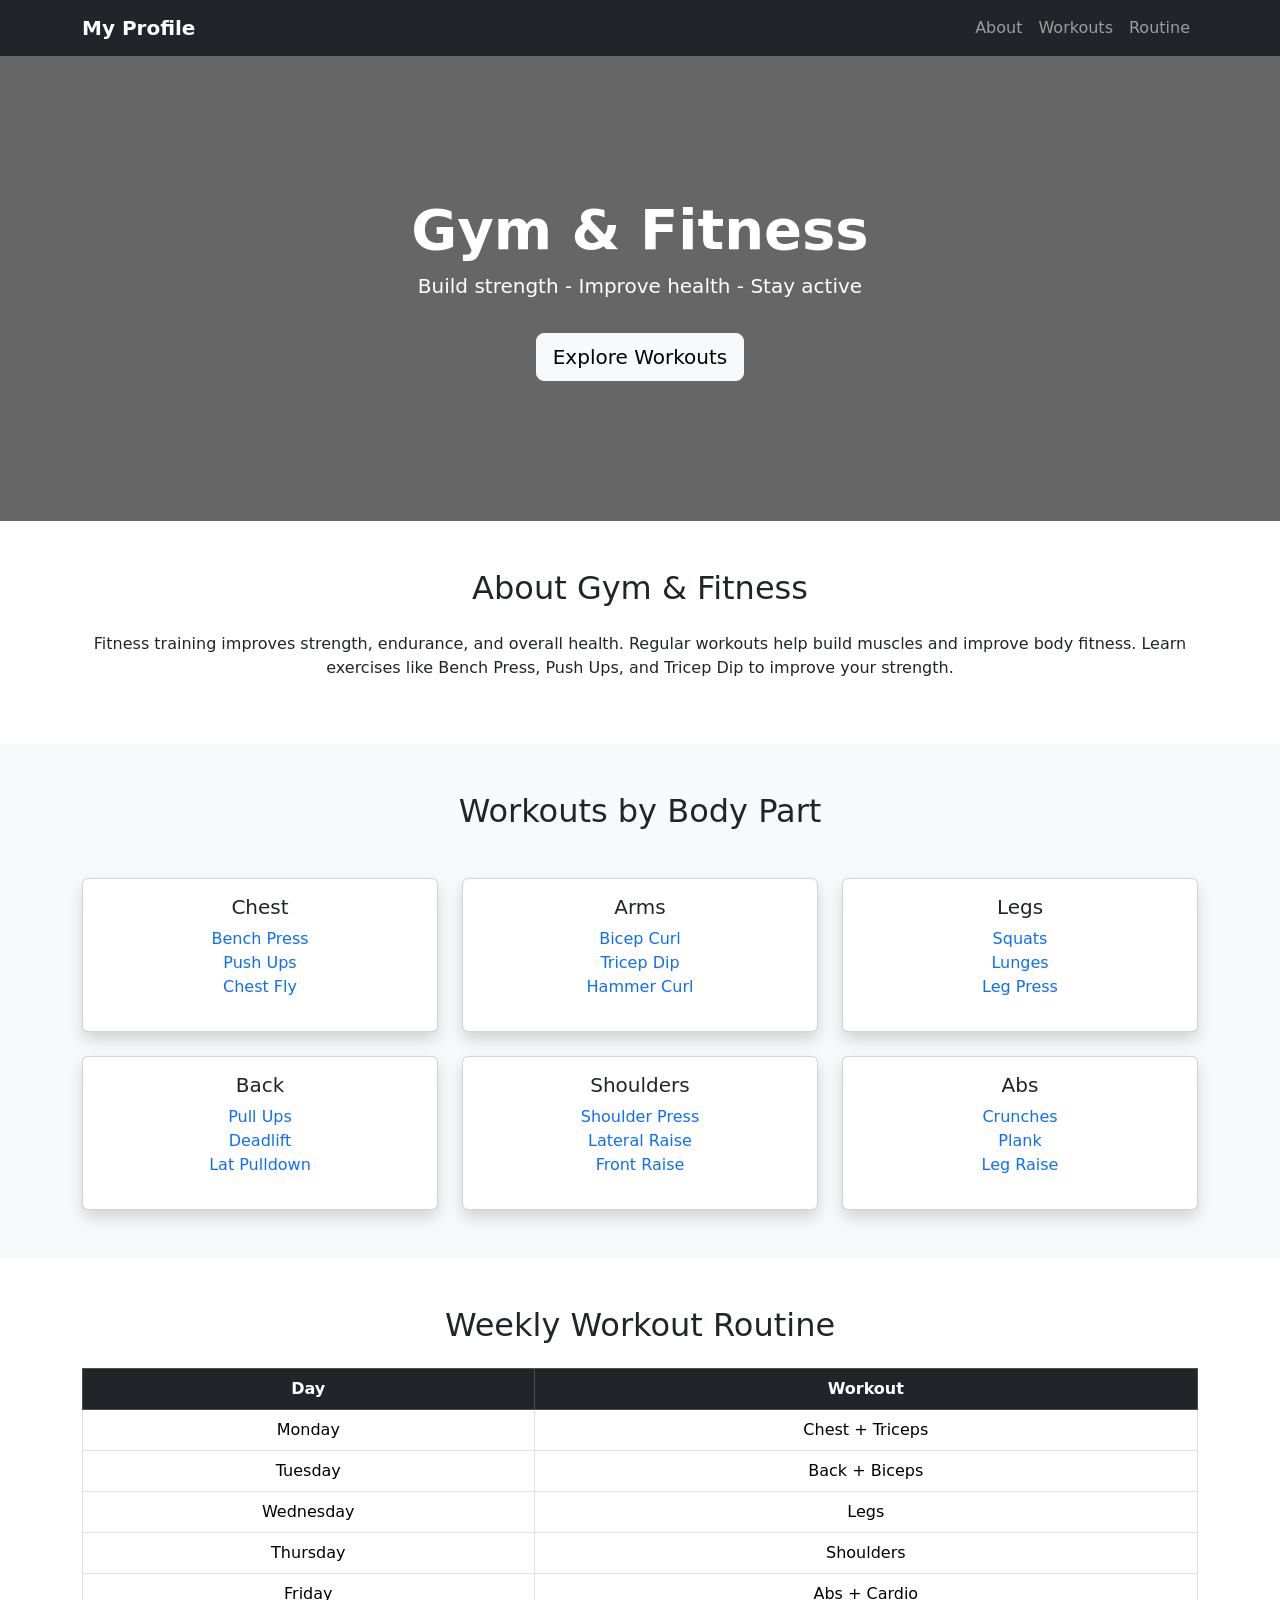
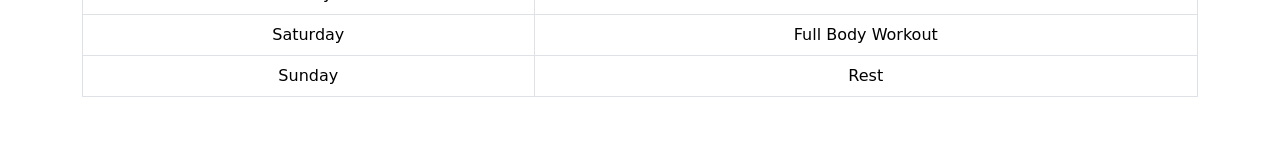
<file: fitness.html>
<!DOCTYPE html>
<html lang="en">
<head>
    <meta charset="UTF-8">
    <meta name="viewport" content="width=device-width, initial-scale=1.0">
    <title>Gym & Fitness Guide</title>
    <link href="https://cdn.jsdelivr.net/npm/bootstrap@5.3.2/dist/css/bootstrap.min.css" rel="stylesheet">
    <link rel="stylesheet" href="fitness.css">
</head>
<body>
    <nav class="navbar navbar-expand-lg navbar-dark bg-dark">
        <div class="container">
            <a class="navbar-brand fw-bold" href="index.html">My Profile</a>
            <button class="navbar-toggler" data-bs-toggle="collapse" data-bs-target="#menu">
                <span class="navbar-toggler-icon"></span>
            </button>
            <div class="collapse navbar-collapse" id="menu">
                <ul class="navbar-nav ms-auto">
                    <li class="nav-item">
                        <a class="nav-link" href="#about">About</a>
                    </li>
                     <li class="nav-item">
                        <a class="nav-link" href="#workouts">Workouts</a>
                    </li>

                    <li class="nav-item">
                        <a class="nav-link" href="#routine">Routine</a>
                    </li>
                </ul>
            </div>
        </div>
    </nav>
    
    <section class="hero text-white text-center">
        <div class="container">
            <h1 class="display-4 fw-bold">Gym & Fitness</h1>
            <p class="lead">Build strength - Improve health - Stay active</p>
            <a href="#workouts" class="btn btn-light btn-lg mt-3">Explore Workouts</a>
        </div>
    </section>
    
    <section id="about" class="py-5">
        <div class="container text-center">
            <h2 class="mb-4">About Gym & Fitness</h2>
            <p>
                Fitness training improves strength, endurance, and overall health.
                Regular workouts help build muscles and improve body fitness.
                Learn exercises like
                Bench Press,
                Push Ups,
                and Tricep Dip to improve your strength.
            </p>
        </div>
    </section>
    
    <section id="workouts" class="py-5 bg-light">
        <div class="container">
            <h2 class="text-center mb-5">Workouts by Body Part</h2>
            <div class="row g-4">
                <div class="col-md-4">
                    <div class="card shadow workout-card">
                        <div class="card-body text-center">
                            <h5>Chest</h5>
                            <p>
                                <a href="./media/benchpress.webp" >Bench Press</a><br>
                                <a href="./media/push-up.gif" >Push Ups</a><br>
                                <a href="./media/chestfly.gif" >Chest Fly</a>
                            </p>
                        </div>
                    </div>
                </div>

            <div class="col-md-4">
                <div class="card shadow workout-card">
                    <div class="card-body text-center">
                        <h5>Arms</h5>
                        <p>
                            <a href="./media/bicepCurl.gif" >Bicep Curl</a><br>
                            <a href="./media/Triceps-dip.gif" >Tricep Dip</a><br>
                            <a href="./media/Hammer-Curl.gif" >Hammer Curl</a>
                        </p>
                    </div>
                </div>
            </div>

            <div class="col-md-4">
                <div class="card shadow workout-card">
                    <div class="card-body text-center">
                        <h5>Legs</h5>
                        <p>
                            <a href="./media/squat.gif" >Squats</a><br>
                            <a href="./media/lunge.gif" >Lunges</a><br>
                            <a href="./media/Leg-Press.gif" >Leg Press</a>
                        </p>
                    </div>
                </div>
            </div>
            
            <div class="col-md-4">
                <div class="card shadow workout-card">
                    <div class="card-body text-center">
                        <h5>Back</h5>
                        <p>
                            <a href="./media/pull-up-647dd51506791.gif" >Pull Ups</a><br>
                            <a href="./media/deadlift-movement.webp" >Deadlift</a><br>
                            <a href="./media/Lat-Pulldown.gif" >Lat Pulldown</a>
                        </p>
                    </div>
                </div>
            </div>
            
            <div class="col-md-4">
                <div class="card shadow workout-card">
                    <div class="card-body text-center">
                        <h5>Shoulders</h5>
                        <p>
                            <a href="./media/Shoulder Press.gif" >Shoulder Press</a><br>
                            <a href="./media/Lateral Raise.gif" >Lateral Raise</a><br>
                            <a href="./media/Front Raise.gif" >Front Raise</a>
                        </p>
                    </div>
                </div>
            </div>
            
            <div class="col-md-4">
                <div class="card shadow workout-card">
                    <div class="card-body text-center">
                        <h5>Abs</h5>
                        <p>
                            <a href="media/Crunches.gif" >Crunches</a><br>
                            <a href="./media/Plank.gif" >Plank</a><br>
                            <a href="./media/Leg Raise.webp" >Leg Raise</a>
                        </p>
                    </div>
                </div>
            </div>
        </div>
    </div>
</section>

<section id="routine" class="py-5">
    <div class="container">
        <h2 class="text-center mb-4">Weekly Workout Routine</h2>
        <table class="table table-bordered text-center">
            <thead class="table-dark">
                <tr>
                    <th>Day</th>
                    <th>Workout</th>
                </tr>
            </thead>
            <tbody>
                <tr>
                    <td>Monday</td>
                    <td>Chest + Triceps</td>
                </tr>
                
                <tr>
                    <td>Tuesday</td>
                    <td>Back + Biceps</td>
                </tr>
                
                <tr>
                    <td>Wednesday</td>
                    <td>Legs</td>
                </tr>
                
                <tr>
                    <td>Thursday</td>
                    <td>Shoulders</td>
                </tr>
                
                <tr>
                    <td>Friday</td>
                    <td>Abs + Cardio</td>
                </tr>
                
                <tr>
                    <td>Saturday</td>
                    <td>Full Body Workout</td>
                </tr>
                
                <tr>
                    <td>Sunday</td>
                    <td>Rest</td>
                </tr>
           </tbody>
        </table>
    </div>
</section>

</body>

</html>
</file>
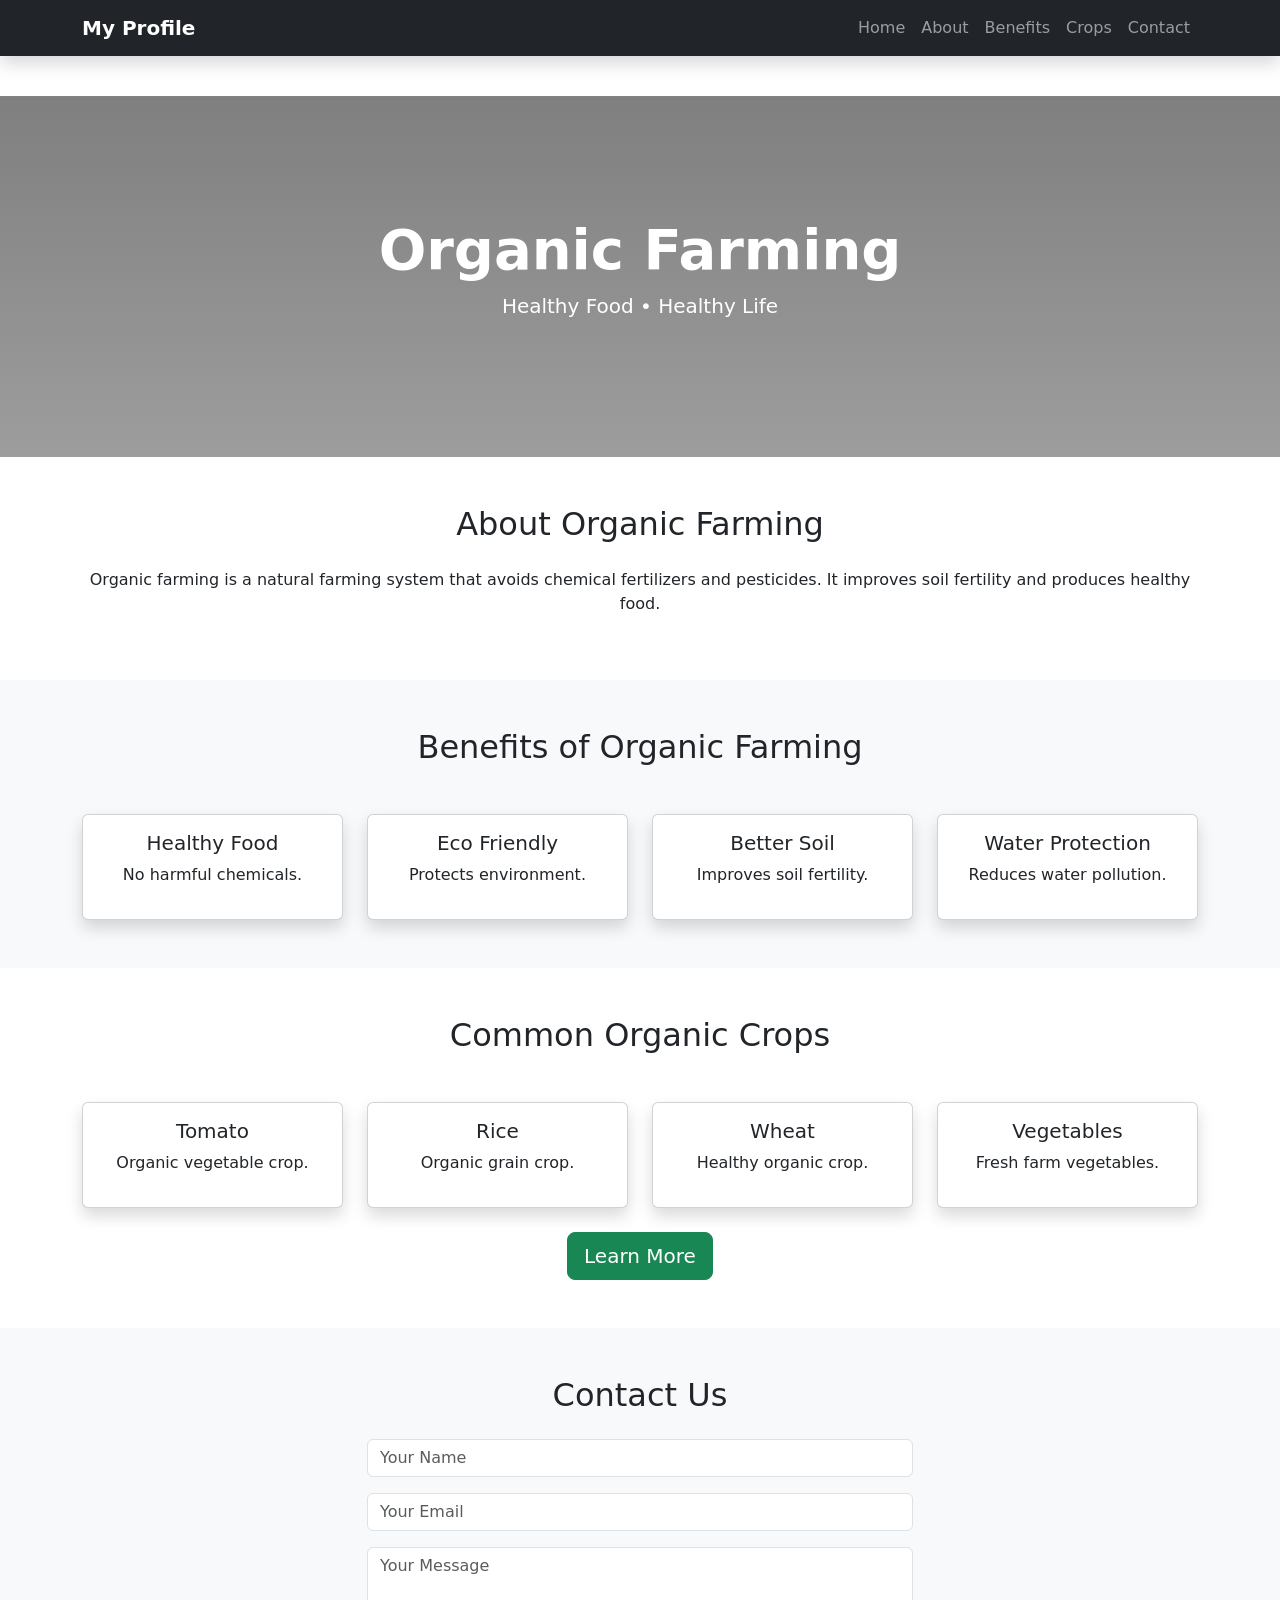
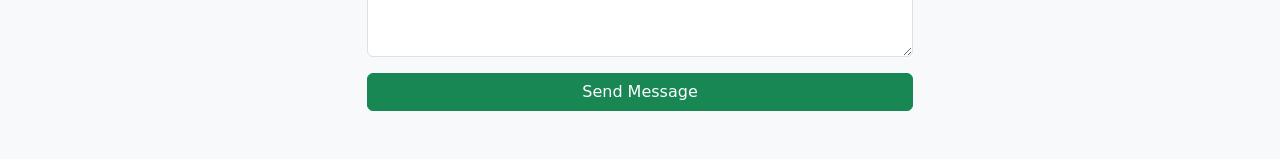
<file: organic.html>
<!DOCTYPE html>
<html lang="en">
<head>
    <meta charset="UTF-8">
    <meta name="viewport" content="width=device-width, initial-scale=1.0">
    <title>Organic Farming</title>
    <link href="https://cdn.jsdelivr.net/npm/bootstrap@5.3.2/dist/css/bootstrap.min.css" rel="stylesheet">
    <link rel="stylesheet" href="organicfarming.css">

</head>
<body>
    <nav class="navbar navbar-expand-lg navbar-dark bg-dark fixed-top shadow">
      <div class="container">
           <a class="navbar-brand fw-bold" href="index.html">My Profile</a>
            <button class="navbar-toggler" data-bs-toggle="collapse" data-bs-target="#menu">
              <span class="navbar-toggler-icon"></span>
           </button>
          <div class="collapse navbar-collapse" id="menu">
          <ul class="navbar-nav ms-auto">
           <li class="nav-item">
               <a class="nav-link" href="#home">Home</a>
           </li>
           <li class="nav-item">
               <a class="nav-link" href="#about">About</a>
           </li>
           <li class="nav-item">
               <a class="nav-link" href="#benefits">Benefits</a>
           </li>
           <li class="nav-item">
               <a class="nav-link" href="#crops">Crops</a>
           </li>
           <li class="nav-item">
               <a class="nav-link" href="#contact">Contact</a>
           </li>
         </ul>
         
         </div>
       </div>
    </nav>
    <br><br><br><br>
    <section id="home" class="hero text-center text-white">
        <div class="container">
            <h1 class="display-4 fw-bold">Organic Farming</h1>
            <p class="lead">Healthy Food • Healthy Life</p>
        </div>
    </section>

    <section id="about" class="py-5">
        <div class="container text-center">
            <h2 class="mb-4">About Organic Farming</h2>
            <p>Organic farming is a natural farming system that avoids chemical fertilizers and pesticides. It improves soil fertility and produces healthy food.</p>
        </div>
    </section>

    <section id="benefits" class="py-5 bg-light">
        <div class="container">
            <h2 class="text-center mb-5">Benefits of Organic Farming</h2>
            <div class="row">
                <div class="col-md-3">
                    <div class="card shadow">
                        <div class="card-body text-center">
                            <h5>Healthy Food</h5>
                            <p>No harmful chemicals.</p>
                        </div>
                    </div>
                </div>
            <div class="col-md-3">
                <div class="card shadow">
                    <div class="card-body text-center">
                        <h5>Eco Friendly</h5>
                        <p>Protects environment.</p>
                    </div>
                </div>
            </div>
            
            <div class="col-md-3">
                <div class="card shadow">
                    <div class="card-body text-center">
                        <h5>Better Soil</h5>
                        <p>Improves soil fertility.</p>
                    </div>
                </div>
            </div>
            
            <div class="col-md-3">
                <div class="card shadow">
                    <div class="card-body text-center">
                        <h5>Water Protection</h5>
                        <p>Reduces water pollution.</p>
                    </div>
                </div>
            </div>
        </div>
    </div>

</section>

<section id="crops" class="py-5">
    <div class="container">
        <h2 class="text-center mb-5">Common Organic Crops</h2>
        <div class="row text-center">
            <div class="col-md-3">
                <div class="card shadow">
                    <div class="card-body">
                        <h5>Tomato</h5>
                        <p>Organic vegetable crop.</p>
                    </div>
                </div>
            </div>
            
            <div class="col-md-3">
                <div class="card shadow">
                    <div class="card-body">
                        <h5>Rice</h5>
                        <p>Organic grain crop.</p>
                    </div>
                </div>
            </div>
            
            <div class="col-md-3">
                <div class="card shadow">
                    <div class="card-body">
                        <h5>Wheat</h5>
                        <p>Healthy organic crop.</p>
                    </div>
                </div>
            </div>
            
            <div class="col-md-3">
                <div class="card shadow">
                    <div class="card-body">
                        <h5>Vegetables</h5>
                        <p>Fresh farm vegetables.</p>
                    </div>
                </div>
            </div>
        </div>
    </div>
    <div class="text-center mt-4">
        <a class="btn btn-success btn-lg" href="https://en.wikipedia.org/wiki/Organic_farming">Learn More
        </a>
    </div>
</section>

<section id="contact" class="py-5 bg-light">
    <div class="container">
        <h2 class="text-center mb-4">Contact Us</h2>
        <div class="row justify-content-center">
            <div class="col-md-6">
                <form>
                    <input type="text" class="form-control mb-3" placeholder="Your Name">
                    <input type="email" class="form-control mb-3" placeholder="Your Email">
                    <textarea class="form-control mb-3" rows="4" placeholder="Your Message"></textarea>
                    <button class="btn btn-success w-100">Send Message</button>
                </form>
            </div>
        </div>
    </div>
</section>

<script src="https://cdn.jsdelivr.net/npm/bootstrap@5.3.2/dist/js/bootstrap.bundle.min.js"></script>


</body>
</html>
</file>
<file: fitness.css>
.hero{
background:linear-gradient(rgba(0,0,0,0.6),rgba(0,0,0,0.6)),
url("https://images.unsplash.com/photo-1517836357463-d25dfeac3438");
background-size:cover;
background-position:center;
padding:140px 0;
}

.workout-card{
transition:0.3s;
}

.workout-card:hover{
transform:translateY(-10px);
}

a{
text-decoration:none;
}

a:hover{
text-decoration:underline;
}
</file>
<file: organicfarming.css>
.hero{
background: linear-gradient(rgba(0,0,0,0.5), rgba(61, 60, 60, 0.5)),
url("https://images.unsplash.com/photo-1501004318641-b39e6451bec6");
background-size: cover;
background-position: center;
padding:120px 0;
}

.card{
transition:0.3s;
}

.card:hover{
transform: translateY(-8px);
}
</file>
